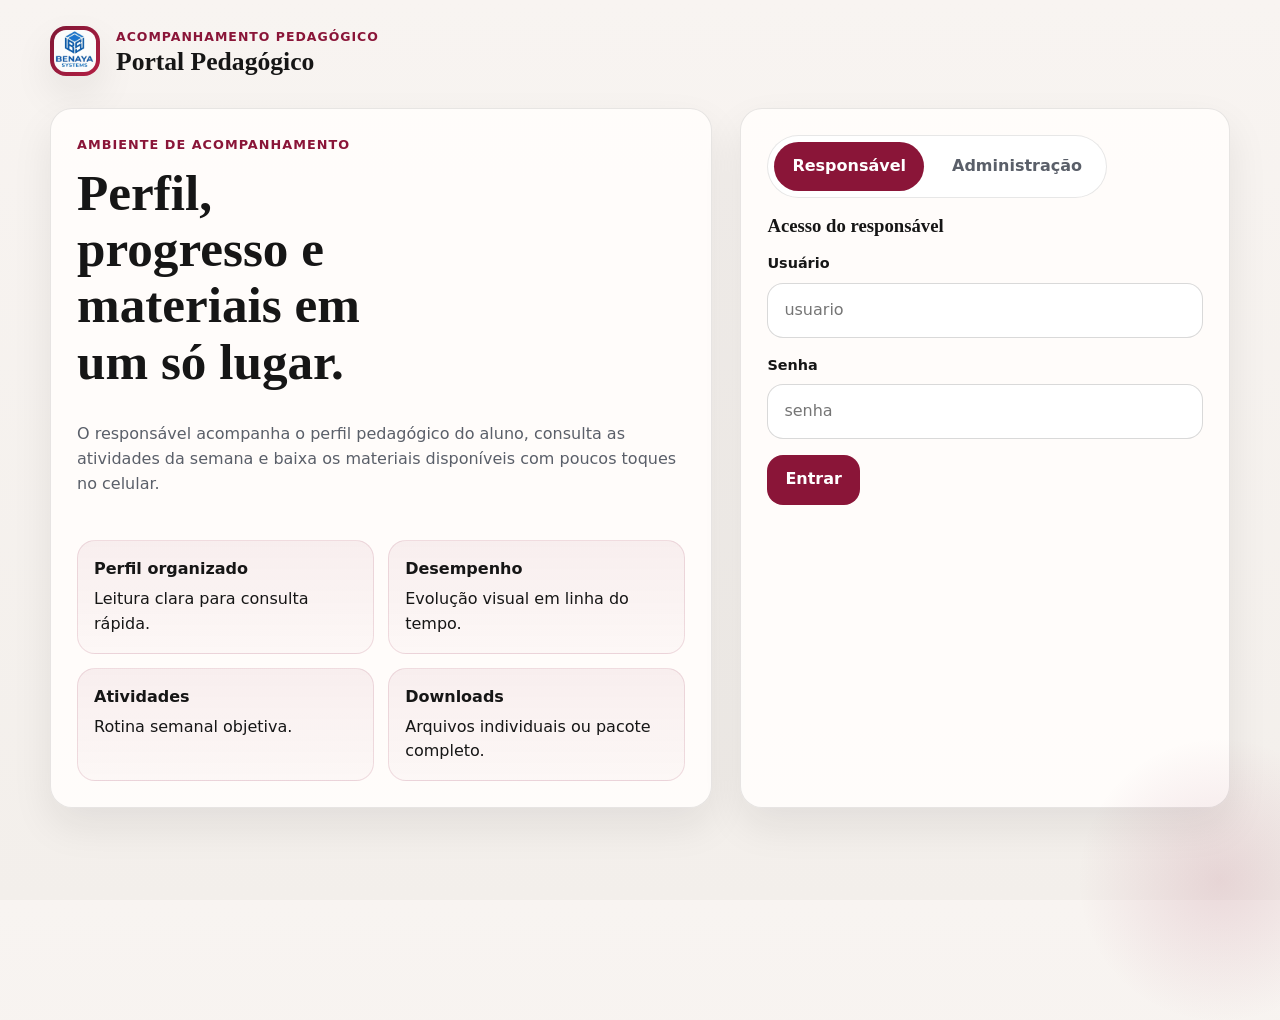
<file: index.html>
<!DOCTYPE html>
<html lang="pt-BR">
<head>
  <meta charset="UTF-8">
  <meta name="viewport" content="width=device-width, initial-scale=1.0">
  <title>Portal Pedagógico</title>
  <link rel="stylesheet" href="assets/styles.css">
  <link rel="icon" href="icons/favicon.svg" type="image/svg+xml">
  <link rel="alternate icon" href="icons/favicon.ico">
  <link rel="apple-touch-icon" href="icons/apple-touch-icon.png" sizes="180x180">
  <link rel="manifest" href="icons/site.webmanifest">
  <link rel="mask-icon" href="icons/safari-pinned-tab.svg" color="#0B1D39">
</head>
<body class="landing-body">
  <div class="page-shell landing-shell">
    <header class="topbar landing-topbar">
      <div class="brand">
        <div class="brand-mark"><img class="brand-logo" src="./assets/logo.png" alt="Logo"></div>
        <div>
          <p class="brand-kicker">Acompanhamento pedagógico</p>
          <h1 class="brand-title">Portal Pedagógico</h1>
        </div>
      </div>
    </header>

    <main class="landing-grid">
      <section class="hero-card reveal is-visible">
        <p class="eyebrow">Ambiente de acompanhamento</p>
        <h2>Perfil, progresso e materiais em um só lugar.</h2>
        <p class="hero-text">
          O responsável acompanha o perfil pedagógico do aluno, consulta as atividades da semana
          e baixa os materiais disponíveis com poucos toques no celular.
        </p>
        <div class="hero-points">
          <div class="hero-point">
            <strong>Perfil organizado</strong>
            <span>Leitura clara para consulta rápida.</span>
          </div>
          <div class="hero-point">
            <strong>Desempenho</strong>
            <span>Evolução visual em linha do tempo.</span>
          </div>
          <div class="hero-point">
            <strong>Atividades</strong>
            <span>Rotina semanal objetiva.</span>
          </div>
          <div class="hero-point">
            <strong>Downloads</strong>
            <span>Arquivos individuais ou pacote completo.</span>
          </div>
        </div>
      </section>

      <section class="auth-card reveal is-visible">
        <div class="auth-tabs">
          <button class="auth-tab is-active" data-auth-tab="guardian" type="button">Responsável</button>
          <button class="auth-tab" data-auth-tab="admin" type="button">Administração</button>
        </div>

        <section data-auth-panel="guardian">
          <h3>Acesso do responsável</h3>
          <p class="muted">
            
          </p>
          <form id="guardian-login-form" class="field-grid">
            <label class="field">
              <span class="field-label">Usuário</span>
              <input class="input" name="username" placeholder="usuario" required>
            </label>
            <label class="field">
              <span class="field-label">Senha</span>
              <input class="input" name="password" type="password" placeholder="senha" required>
            </label>
            <div class="button-row">
              <button class="button" type="submit">Entrar</button>
            </div>
          </form>
        </section>

        <section data-auth-panel="admin" class="hide">
          <h3>Acesso administrativo</h3>
          <p class="muted">Use seu usuário e sua senha de administrador.</p>
          <form id="admin-login-form" class="field-grid">
            <label class="field">
              <span class="field-label">Usuário</span>
              <input class="input" name="username" placeholder="user" required>
            </label>
            <label class="field">
              <span class="field-label">Senha</span>
              <input class="input" name="password" type="password" placeholder="password" required>
            </label>
            <div class="button-row">
              <button class="button" type="submit">Entrar</button>
            </div>
          </form>
        </section>
      </section>
    </main>
  </div>

  <script src="assets/config.js"></script>
  <script src="assets/utils.js"></script>
  <script src="assets/api.js"></script>
  <script src="assets/login.js"></script>
</body>
</html>
</file>
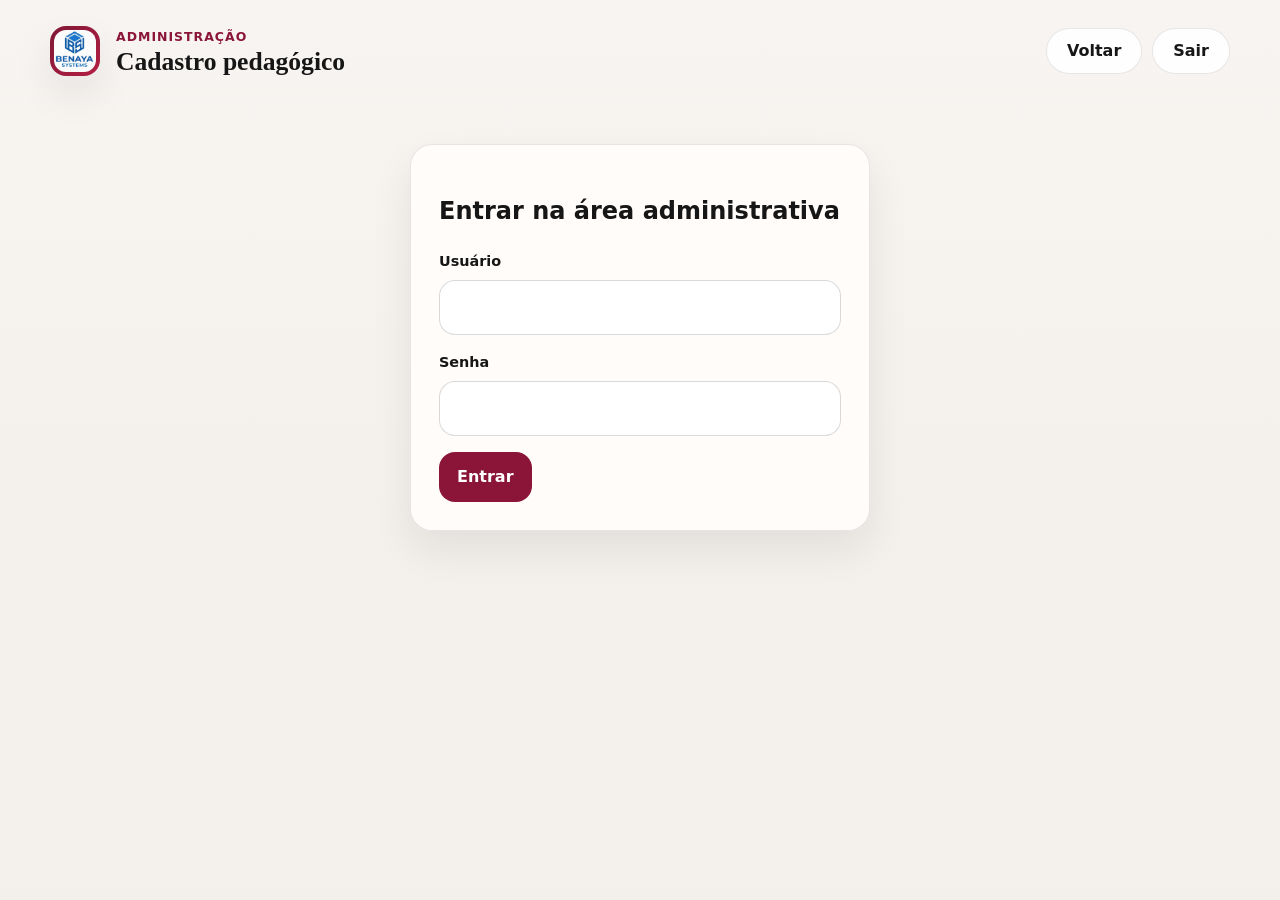
<file: admin.html>
<!DOCTYPE html>
<html lang="pt-BR">
<head>
  <meta charset="UTF-8">
  <meta name="viewport" content="width=device-width, initial-scale=1.0">
  <title>Portal Pedagógico - Administração</title>
  <link rel="stylesheet" href="assets/styles.css">
  <link rel="icon" href="icons/favicon.svg" type="image/svg+xml">
  <link rel="alternate icon" href="icons/favicon.ico">
  <link rel="apple-touch-icon" href="icons/apple-touch-icon.png" sizes="180x180">
  <link rel="manifest" href="icons/site.webmanifest">
  <link rel="mask-icon" href="icons/safari-pinned-tab.svg" color="#0B1D39">
</head>
<body>
  <div class="page-shell dashboard-shell">
    <header class="topbar">
      <div class="brand">
        <div class="brand-mark"><img class="brand-logo" src="./assets/logo.png" alt="Logo"></div>
        <div>
          <p class="brand-kicker">Administração</p>
          <h1 class="brand-title">Cadastro pedagógico</h1>
        </div>
      </div>
      <div class="button-row topbar-actions">
        <a class="ghost-button" href="index.html">Voltar</a>
        <button class="ghost-button" type="button" id="admin-logout-button">Sair</button>
      </div>
    </header>

    <section id="admin-login-gate" class="card panel hide admin-login-card">
      <h2>Entrar na área administrativa</h2>
      <form id="admin-login-inline" class="field-grid">
        <label class="field">
          <span class="field-label">Usuário</span>
          <input class="input" name="username" required>
        </label>
        <label class="field">
          <span class="field-label">Senha</span>
          <input class="input" name="password" type="password" required>
        </label>
        <div class="button-row">
          <button class="button" type="submit">Entrar</button>
        </div>
      </form>
    </section>

    <main id="admin-app" class="admin-grid hide">
      <aside class="admin-column admin-sidebar">
        <section class="list-card">
          <div class="section-title">
            <h3>Alunos</h3>
            <button class="soft-button soft-button-small" type="button" id="new-student-button">Novo aluno</button>
          </div>
          <input class="input student-search" id="student-search" placeholder="Buscar aluno ou responsável">
          <div id="admin-student-list"></div>
        </section>

        <section class="list-card">
          <div class="section-title">
            <h3>Plano de ação do professor</h3>
          </div>
          <div id="teacher-plan-preview" class="mini-list"><p class="muted">Sem plano cadastrado.</p></div>
        </section>

        <section class="list-card">
          <div class="section-title">
            <h3>Registros recentes</h3>
          </div>
          <div id="performance-list" class="mini-list"></div>
          <hr class="divider">
          <div id="admin-activities-list" class="mini-list"></div>
          <hr class="divider">
          <div id="admin-downloads-list" class="mini-list"></div>
        </section>
      </aside>

      <section class="admin-column">
        <form id="student-form" class="admin-column">
          <section class="inline-card">
            <div class="section-title"><h3>Cadastro do aluno</h3></div>
            <input type="hidden" name="student_id">
            <input type="hidden" name="guardian_id">

            <div class="columns-2">
              <label class="field"><span class="field-label">Nome completo do aluno</span><input class="input" name="full_name" required></label>
              <label class="field"><span class="field-label">Idade</span><input class="input" name="age"></label>
            </div>

            <div class="columns-3">
              <label class="field"><span class="field-label">Ano/série</span><input class="input" name="school_year"></label>
              <label class="field"><span class="field-label">Ano de inscrição</span><input class="input" name="year_of_enrollment" value="2026"></label>
              <label class="field"><span class="field-label">Foto (URL)</span><input class="input" name="photo_url"></label>
            </div>

            <div class="columns-2">
              <label class="field"><span class="field-label">E-mail do aluno</span><input class="input" name="email"></label>
              <label class="field"><span class="field-label">Telefone do aluno</span><input class="input" name="phone"></label>
            </div>

            <label class="checkbox-line"><input type="checkbox" id="self_guardian" name="self_guardian"> O aluno é responsável por si mesmo</label>
          </section>

          <section class="inline-card" id="guardian-fields">
            <div class="section-title"><h3>Dados do responsável</h3></div>
            <div class="columns-2">
              <label class="field"><span class="field-label">Nome completo do responsável</span><input class="input" name="guardian_full_name"></label>
              <label class="field"><span class="field-label">Relação</span><input class="input" name="guardian_relationship" placeholder="Mãe, pai, avó..."></label>
            </div>
            <div class="columns-2">
              <label class="field"><span class="field-label">E-mail do responsável</span><input class="input" name="guardian_email"></label>
              <label class="field"><span class="field-label">Telefone do responsável</span><input class="input" name="guardian_phone"></label>
            </div>
            <p class="helper-text">Ao salvar, o acesso do responsável é gerado no padrão combinado.</p>
          </section>

          <section class="inline-card">
            <div class="section-title"><h3>Perfil pedagógico</h3></div>
            <label class="field"><span class="field-label">Título da aba</span><input class="input" name="pedagogical_title" value="Perfil pedagógico"></label>
            <label class="field"><span class="field-label">Resumo curto</span><textarea class="textarea" name="pedagogical_summary"></textarea></label>
            <label class="field"><span class="field-label">Perfil completo</span><textarea class="textarea textarea-lg" name="pedagogical_profile_md"></textarea></label>
            <label class="field"><span class="field-label">Destaques para o relatório impresso</span><textarea class="textarea" name="print_highlights_md"></textarea></label>
            <div class="columns-2">
              <label class="field"><span class="field-label">Estágio atual</span><input class="input" name="stage_label"></label>
              <label class="field"><span class="field-label">Prova Cambridge sugerida</span><input class="input" name="recommended_exam"></label>
            </div>
          </section>

          <section class="inline-card">
            <div class="section-title"><h3>Plano de ação do professor</h3></div>
            <p class="muted">Este campo é privado e não aparece para os responsáveis.</p>
            <label class="field"><span class="field-label">Orientações internas</span><textarea class="textarea textarea-lg" name="teacher_action_plan_md"></textarea></label>
            <div id="generated-credentials" class="credentials-box hide"><strong>Credenciais geradas:</strong> <span id="generated-credentials-text"></span></div>
            <div class="button-row">
              <button class="button" type="submit">Salvar cadastro</button>
            </div>
          </section>
        </form>

        <section class="inline-card">
          <div class="section-title"><h3>Lançar desempenho</h3></div>
          <form id="performance-form" class="field-grid">
            <div class="columns-3">
              <label class="field"><span class="field-label">Data</span><input class="input" type="date" name="assessment_date"></label>
              <label class="field"><span class="field-label">Score</span><input class="input" name="score" placeholder="0 a 100"></label>
              <label class="field"><span class="field-label">Rótulo</span><input class="input" name="label" placeholder="Quiz, leitura, speaking..."></label>
            </div>
            <div class="columns-2">
              <label class="field"><span class="field-label">Estágio</span><input class="input" name="stage_label_perf"></label>
              <label class="field"><span class="field-label">Prova Cambridge</span><input class="input" name="recommended_exam_perf"></label>
            </div>
            <label class="field"><span class="field-label">Observação</span><textarea class="textarea" name="note"></textarea></label>
            <div class="button-row"><button class="soft-button" type="submit">Salvar desempenho</button></div>
          </form>
        </section>

        <section class="inline-card">
          <div class="section-title"><h3>Cadastrar atividade</h3></div>
          <form id="activity-form" class="field-grid">
            <div class="columns-3">
              <label class="field"><span class="field-label">Semana</span><input class="input" name="week_label" placeholder="Semana 1"></label>
              <label class="field"><span class="field-label">Entrega</span><input class="input" type="date" name="due_date"></label>
              <label class="field"><span class="field-label">Status</span><input class="input" name="status" value="Pendente"></label>
            </div>
            <label class="field"><span class="field-label">Título</span><input class="input" name="title"></label>
            <label class="field"><span class="field-label">Descrição</span><textarea class="textarea" name="description"></textarea></label>
            <label class="field"><span class="field-label">Link de apoio</span><input class="input" name="link_url"></label>
            <div class="button-row"><button class="soft-button" type="submit">Salvar atividade</button></div>
          </form>
        </section>

        <section class="inline-card">
          <div class="section-title"><h3>Cadastrar download</h3></div>
          <form id="download-form" class="field-grid">
            <label class="field"><span class="field-label">Título</span><input class="input" name="title"></label>
            <label class="field"><span class="field-label">Descrição</span><textarea class="textarea" name="description"></textarea></label>
            <div class="columns-3">
              <label class="field"><span class="field-label">Nome do arquivo</span><input class="input" name="file_base_name" placeholder="nivelamento1"></label>
              <label class="field"><span class="field-label">Tipo</span>
                <select class="input" name="file_type">
                  <option value="pdf">pdf</option>
                  <option value="docx">docx</option>
                  <option value="xlsx">xlsx</option>
                  <option value="doc">doc</option>
                  <option value="zip">zip</option>
                  <option value="pptx">pptx</option>
                  <option value="png">png</option>
                  <option value="jpg">jpg</option>
                </select>
              </label>
              <label class="field"><span class="field-label">Pacote ZIP (opcional)</span><input class="input" name="pack_base_name" placeholder="atividades-concluidas"></label>
            </div>
            <div class="columns-2">
              <label class="field"><span class="field-label">Nome do pacote</span><input class="input" name="pack_name" placeholder="Pacote da semana"></label>
              <div class="field">
                <span class="field-label">Prévia do caminho</span>
                <div class="path-preview">
                  <div id="download-file-preview">download/arquivo.ext</div>
                  <div id="download-zip-preview">download/pacote.zip</div>
                </div>
              </div>
            </div>
            <div class="button-row"><button class="soft-button" type="submit">Salvar download</button></div>
          </form>
        </section>
      </section>
    </main>
  </div>

  <script src="assets/config.js"></script>
  <script src="assets/utils.js"></script>
  <script src="assets/api.js"></script>
  <script src="assets/admin.js"></script>
</body>
</html>
</file>
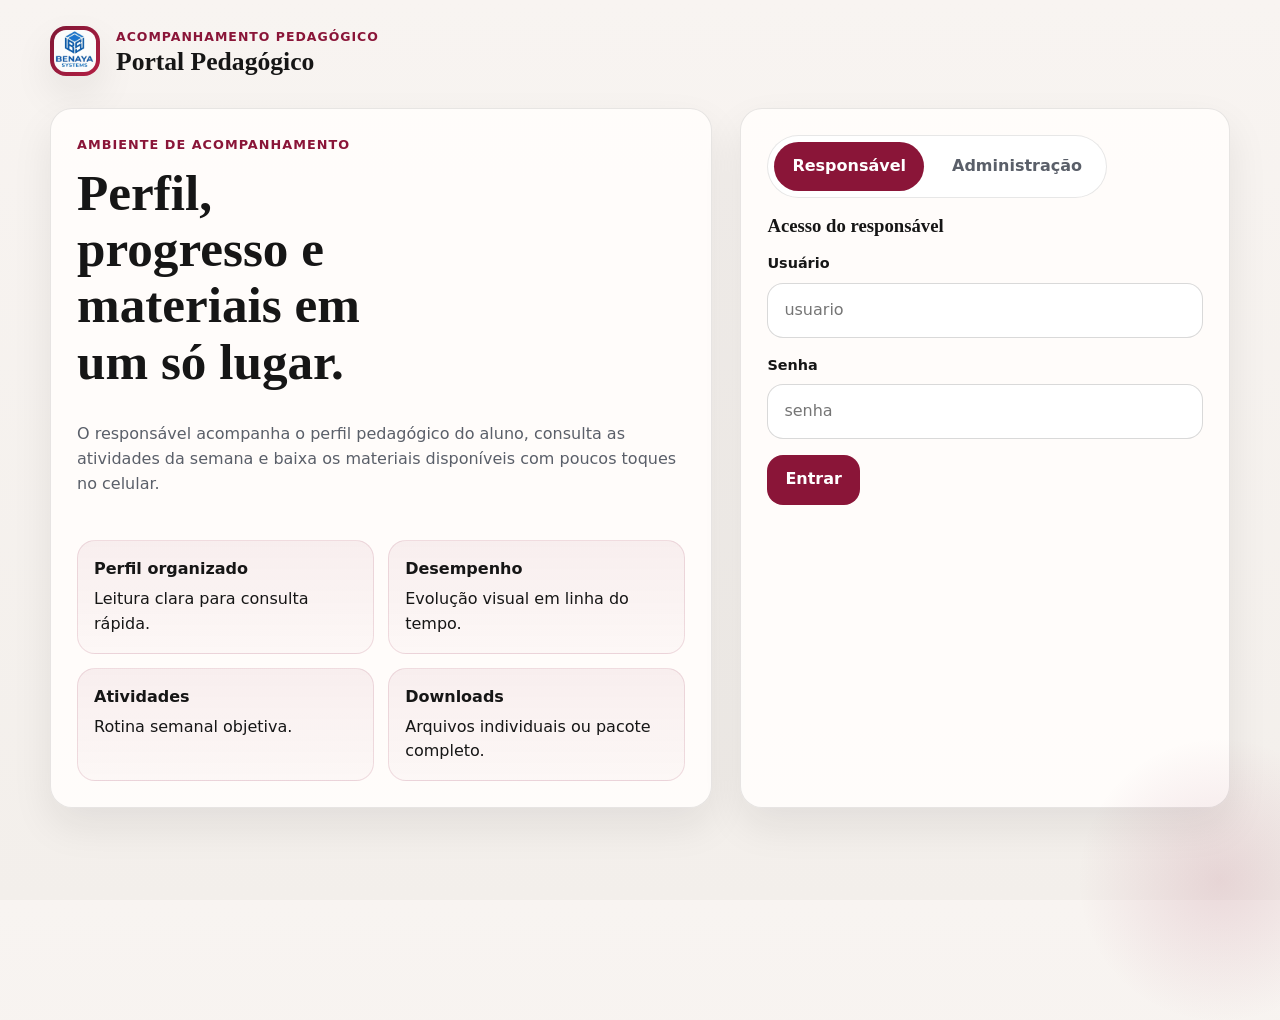
<file: app.html>
<!DOCTYPE html>
<html lang="pt-BR">
<head>
  <meta charset="UTF-8">
  <meta name="viewport" content="width=device-width, initial-scale=1.0">
  <title>Portal Pedagógico - Perfil do Aluno</title>
  <link rel="stylesheet" href="assets/styles.css">
  <link rel="icon" href="icons/favicon.svg" type="image/svg+xml">
  <link rel="alternate icon" href="icons/favicon.ico">
  <link rel="apple-touch-icon" href="icons/apple-touch-icon.png" sizes="180x180">
  <link rel="manifest" href="icons/site.webmanifest">
  <link rel="mask-icon" href="icons/safari-pinned-tab.svg" color="#0B1D39">
</head>
<body>
  <div class="page-shell dashboard-shell">
    <header class="topbar no-print">
      <div class="brand">
        <div class="brand-mark"><img class="brand-logo" src="./assets/logo.png" alt="Logo"></div>
        <div>
          <p class="brand-kicker">Portal Pedagógico</p>
          <h1 class="brand-title">Perfil do aluno</h1>
        </div>
      </div>
      <div class="button-row topbar-actions">
        <span class="meta-pill">Responsável: <strong id="guardian-name">...</strong></span>
        <button class="ghost-button" type="button" id="logout-button">Sair</button>
      </div>
    </header>

    <section class="hero-banner reveal is-visible">
      <div class="hero-copy">
        <p class="eyebrow">Acompanhamento individual</p>
        <h2 id="student-name">Carregando...</h2>
        <p id="student-summary" class="hero-text">Aguarde enquanto o perfil é carregado.</p>
        <div class="hero-meta">
          <span class="meta-pill" id="student-meta">--</span>
          <span class="meta-pill">Perfil, desempenho e materiais</span>
        </div>
      </div>
      <div class="avatar-floating no-print">
        <div class="avatar-ring">
          <img id="student-avatar" class="hide" alt="Foto do aluno">
          <div id="student-avatar-fallback" class="avatar-fallback">--</div>
        </div>
      </div>
    </section>

    <main class="main-grid">
      <aside class="sidebar no-print">
        <section class="list-card reveal">
          <div class="section-title">
            <h3>Alunos vinculados</h3>
          </div>
          <div id="student-list"></div>
        </section>

        <section class="info-card reveal">
          <div class="section-title">
            <h3>Impressão</h3>
          </div>
          <p>Gere uma versão em relatório para imprimir ou salvar em PDF.</p>
          <div class="button-row">
            <button class="soft-button" type="button" id="print-profile-button">Imprimir perfil</button>
          </div>
        </section>
      </aside>

      <section class="tab-panel reveal">
        <div class="tab-strip no-print">
          <button class="tab-button is-active" data-tab="perfil" type="button">Perfil pedagógico</button>
          <button class="tab-button" data-tab="atividades" type="button">Atividades</button>
          <button class="tab-button" data-tab="downloads" type="button">Downloads</button>
        </div>

        <div class="tab-content is-active" id="tab-perfil">
          <div class="profile-grid">
            <div class="profile-top">
              <section class="summary-card" id="summary-card"></section>

              <section class="graph-card">
                <div class="section-title">
                  <h3>Evolução do aluno</h3>
                  <span class="badge">Desempenho</span>
                </div>
                <div class="graph-wrap" id="graph-wrap"></div>
                <div class="graph-meta">
                  <div class="metric-box">
                    <span class="metric-label">Estágio atual</span>
                    <span class="metric-value" id="graph-stage">--</span>
                  </div>
                  <div class="metric-box">
                    <span class="metric-label">Prova Cambridge sugerida</span>
                    <span class="metric-value" id="graph-exam">--</span>
                  </div>
                  <div class="metric-box metric-box-wide">
                    <span class="metric-label">Observação</span>
                    <span class="metric-value" id="graph-note">--</span>
                  </div>
                </div>
              </section>
            </div>

            <section class="inline-card">
              <div class="section-title">
                <h3>Perfil pedagógico completo</h3>
              </div>
              <div id="profile-rich-text"></div>
            </section>

            <section class="print-only print-sheet">
              <div class="print-header-bar">
                <div>
                  <p class="print-kicker">Relatório pedagógico</p>
                  <h1 id="print-name"></h1>
                  <p id="print-meta"></p>
                </div>
                <div class="print-date-block">
                  <span>Emitido em</span>
                  <strong id="print-date"></strong>
                </div>
              </div>

              <div class="print-top-grid">
                <div class="print-card print-identification">
                  <div id="print-photo" class="print-photo"></div>
                  <div class="print-identity-text">
                    <div class="print-chip"><strong>Estágio:</strong> <span id="print-stage"></span></div>
                    <div class="print-chip"><strong>Cambridge:</strong> <span id="print-exam"></span></div>
                    <p id="print-summary"></p>
                  </div>
                </div>

                <div class="print-card print-graph-card">
                  <h3>Evolução de desempenho</h3>
                  <div id="print-graph"></div>
                  <p id="print-note"></p>
                </div>
              </div>

              <div class="print-grid">
                <section class="print-card">
                  <h3>Visão geral</h3>
                  <p id="print-overview"></p>
                </section>
                <section class="print-card">
                  <h3>Estratégias que ajudam</h3>
                  <div id="print-strategies"></div>
                </section>
                <section class="print-card">
                  <h3>Feedback mais adequado</h3>
                  <div id="print-feedback"></div>
                </section>
                <section class="print-card">
                  <h3>Cuidados importantes</h3>
                  <div id="print-avoid"></div>
                </section>
                <section class="print-card print-card-full">
                  <h3>Destaques rápidos</h3>
                  <div id="print-highlights"></div>
                </section>
              </div>
            </section>
          </div>
        </div>

        <div class="tab-content" id="tab-atividades">
          <section class="inline-card">
            <div class="section-title">
              <h3>Atividades da semana</h3>
              <span class="badge">Planejamento</span>
            </div>
            <div id="activities-list" class="activity-list"></div>
          </section>
        </div>

        <div class="tab-content" id="tab-downloads">
          <section class="inline-card">
            <div class="section-title">
              <h3>Downloads</h3>
              <span class="badge">Materiais</span>
            </div>
            <p class="muted">Baixe arquivos individuais, todos os itens visíveis ou o pacote ZIP quando ele estiver disponível.</p>
            <div class="button-row no-print download-actions">
              <button class="soft-button" type="button" id="download-selected-button">Baixar marcados</button>
              <button class="ghost-button" type="button" id="download-all-button">Baixar todos</button>
              <button class="ghost-button hide" type="button" id="download-package-button">Baixar pacote ZIP</button>
            </div>
            <div id="downloads-list" class="download-list"></div>
          </section>
        </div>
      </section>
    </main>
  </div>

  <script src="assets/config.js"></script>
  <script src="assets/utils.js"></script>
  <script src="assets/api.js"></script>
  <script src="assets/app.js"></script>
</body>
</html>
</file>
<file: assets/styles.css>
:root {
  --bg: #f6f2ee;
  --paper: #fffdfb;
  --ink: #161616;
  --muted: #5a5f69;
  --line: rgba(22, 22, 22, 0.1);
  --line-strong: rgba(22, 22, 22, 0.16);
  --accent: #8a1538;
  --accent-soft: rgba(138, 21, 56, 0.08);
  --accent-softer: rgba(138, 21, 56, 0.04);
  --shadow: 0 18px 40px rgba(21, 21, 21, 0.08);
  --radius: 22px;
  --radius-sm: 14px;
  --sans: Inter, system-ui, -apple-system, BlinkMacSystemFont, "Segoe UI", sans-serif;
  --serif: ui-serif, Georgia, Cambria, "Times New Roman", Times, serif;
  --max: 1180px;
}

* {
  box-sizing: border-box;
}

html, body {
  margin: 0;
  padding: 0;
  background: linear-gradient(180deg, #f8f4f1 0%, #f3efeb 100%);
  color: var(--ink);
  font-family: var(--sans);
  min-height: 100%;
}

body {
  line-height: 1.55;
}

img {
  max-width: 100%;
  display: block;
}

.brand-logo,
  .logo,
  .header-logo {
    width: 42px !important;
    height: 42px !important;
    min-width: 42px !important;
    border-radius: 12px !important;
  }

a {
  color: var(--accent);
  text-decoration: none;
}

button, input, textarea, select {
  font: inherit;
}

.page-shell {
  width: min(calc(100% - 24px), var(--max));
  margin: 0 auto;
  padding: 18px 0 36px;
}

.landing-shell {
  min-height: 100vh;
  display: flex;
  flex-direction: column;
}

.topbar {
  display: flex;
  align-items: center;
  justify-content: space-between;
  gap: 16px;
  padding: 8px 0 20px;
}

.brand {
  display: flex;
  align-items: center;
  gap: 16px;
}

.brand-mark {
  width: 50px;
  height: 50px;
  border-radius: 16px;
  background: linear-gradient(135deg, #7f1735, #b31f44);
  color: #fff;
  display: grid;
  place-items: center;
  font-weight: 800;
  letter-spacing: 0.08em;
  box-shadow: var(--shadow);
}

.brand-kicker {
  margin: 0 0 2px;
  color: var(--accent);
  font-size: 0.78rem;
  font-weight: 700;
  letter-spacing: 0.08em;
  text-transform: uppercase;
}

.brand-title {
  margin: 0;
  font-family: var(--serif);
  font-size: clamp(1.5rem, 2vw, 2.2rem);
  font-weight: 700;
  line-height: 1.08;
}

.topbar-actions {
  flex-wrap: wrap;
  justify-content: flex-end;
}

.eyebrow {
  margin: 0 0 10px;
  color: var(--accent);
  font-size: 0.8rem;
  text-transform: uppercase;
  letter-spacing: 0.08em;
  font-weight: 800;
}

.hero-text,
.muted {
  color: var(--muted);
}

.card,
.hero-card,
.auth-card,
.hero-banner,
.list-card,
.info-card,
.inline-card,
.summary-card,
.graph-card,
.download-card,
.activity-card,
.student-option,
.student-mini-button {
  background: rgba(255, 253, 251, 0.92);
  border: 1px solid var(--line);
  border-radius: var(--radius);
  box-shadow: var(--shadow);
}

.hero-card,
.auth-card,
.hero-banner,
.list-card,
.info-card,
.inline-card,
.summary-card,
.graph-card {
  padding: 26px;
}

.landing-grid {
  display: grid;
  grid-template-columns: 1.15fr 0.85fr;
  gap: 28px;
  align-items: stretch;
  margin-top: 12px;
}

.hero-card {
  min-height: 520px;
  display: flex;
  flex-direction: column;
  justify-content: space-between;
}

.hero-card h2,
.hero-banner h2,
.auth-card h3,
.inline-card h3,
.list-card h3,
.info-card h3,
.summary-card h3,
.graph-card h3,
.print-card h3 {
  margin: 0;
  font-family: var(--serif);
  line-height: 1.1;
}

.hero-card h2,
.hero-banner h2 {
  font-size: clamp(2rem, 4vw, 3.35rem);
  max-width: 12ch;
  margin-bottom: 16px;
}

.hero-points {
  display: grid;
  grid-template-columns: repeat(2, minmax(0, 1fr));
  gap: 14px;
  margin-top: 28px;
}

.hero-point {
  padding: 16px;
  border-radius: 18px;
  background: linear-gradient(180deg, rgba(138, 21, 56, 0.06), rgba(138, 21, 56, 0.02));
  border: 1px solid rgba(138, 21, 56, 0.12);
}

.hero-point strong {
  display: block;
  margin-bottom: 5px;
  font-weight: 700;
}

.auth-card {
  display: flex;
  flex-direction: column;
  justify-content: flex-start;
  gap: 18px;
}

.auth-tabs {
  display: inline-flex;
  gap: 10px;
  padding: 6px;
  border-radius: 999px;
  background: rgba(255, 255, 255, 0.84);
  border: 1px solid var(--line);
  width: fit-content;
}

.auth-tab,
.tab-button,
.button,
.soft-button,
.ghost-button {
  border: none;
  border-radius: 999px;
  cursor: pointer;
  transition: 0.22s ease;
}

.auth-tab {
  padding: 12px 18px;
  background: transparent;
  color: var(--muted);
  font-weight: 700;
}

.auth-tab.is-active {
  background: var(--accent);
  color: #fff;
}

.field-grid {
  display: grid;
  gap: 16px;
}

.field {
  display: grid;
  gap: 8px;
}

.field-label {
  font-size: 0.9rem;
  font-weight: 700;
}

.input,
.textarea,
select.input {
  width: 100%;
  border: 1px solid var(--line-strong);
  border-radius: 16px;
  background: rgba(255, 255, 255, 0.94);
  padding: 14px 16px;
  color: var(--ink);
  outline: none;
  transition: border-color 0.2s ease, box-shadow 0.2s ease;
}

.textarea {
  min-height: 110px;
  resize: vertical;
}

.textarea-lg {
  min-height: 260px;
}

.input:focus,
.textarea:focus,
select.input:focus {
  border-color: rgba(138, 21, 56, 0.38);
  box-shadow: 0 0 0 4px rgba(138, 21, 56, 0.08);
}

.button,
.soft-button,
.ghost-button {
  display: inline-flex;
  align-items: center;
  justify-content: center;
  min-height: 46px;
  padding: 0 20px;
  font-weight: 700;
}

.button {
  background: var(--accent);
  color: #fff;
}

.button:hover,
.soft-button:hover,
.ghost-button:hover,
.auth-tab:hover,
.tab-button:hover {
  transform: translateY(-1px);
}

.soft-button {
  background: var(--accent-soft);
  color: var(--accent);
  border: 1px solid rgba(138, 21, 56, 0.18);
}

.soft-button-small {
  min-height: 36px;
  padding: 0 14px;
  font-size: 0.9rem;
}

.ghost-button {
  background: rgba(255, 255, 255, 0.9);
  color: var(--ink);
  border: 1px solid var(--line);
}

.button-row {
  display: flex;
  flex-wrap: wrap;
  gap: 10px;
  align-items: center;
}

.main-grid {
  display: grid;
  grid-template-columns: 280px minmax(0, 1fr);
  gap: 24px;
  align-items: start;
  padding-top: 20px;
}

.sidebar,
.admin-sidebar {
  display: grid;
  gap: 18px;
}

.meta-pill,
.badge,
.file-tag,
.print-chip {
  display: inline-flex;
  align-items: center;
  gap: 6px;
  min-height: 32px;
  padding: 0 12px;
  border-radius: 999px;
  background: rgba(255, 255, 255, 0.86);
  border: 1px solid var(--line);
  color: var(--muted);
  font-size: 0.88rem;
}

.badge,
.file-tag {
  background: var(--accent-softer);
  border-color: rgba(138, 21, 56, 0.14);
  color: var(--accent);
  font-weight: 700;
}

.hero-banner {
  position: relative;
  display: grid;
  grid-template-columns: minmax(0, 1fr) 180px;
  gap: 24px;
  align-items: center;
  overflow: hidden;
}

.hero-banner::after,
.hero-card::after {
  content: "";
  position: absolute;
  inset: auto -80px -120px auto;
  width: 280px;
  height: 280px;
  background: radial-gradient(circle, rgba(138, 21, 56, 0.12) 0%, rgba(138, 21, 56, 0) 72%);
  pointer-events: none;
}

.avatar-floating {
  display: flex;
  justify-content: flex-end;
}

.avatar-ring {
  width: 156px;
  height: 156px;
  border-radius: 50%;
  padding: 8px;
  background: linear-gradient(180deg, rgba(138, 21, 56, 0.14), rgba(138, 21, 56, 0.04));
  border: 1px solid rgba(138, 21, 56, 0.1);
}

.avatar-ring img,
.avatar-fallback {
  width: 100%;
  height: 100%;
  border-radius: 50%;
  object-fit: cover;
}

.avatar-fallback {
  background: #ece6e0;
  display: grid;
  place-items: center;
  color: var(--accent);
  font-size: 2rem;
  font-weight: 800;
  font-family: var(--serif);
}

.student-option,
.student-mini-button,
.download-card,
.activity-card {
  width: 100%;
}

.student-option,
.student-mini-button {
  display: grid;
  grid-template-columns: 58px minmax(0, 1fr);
  gap: 12px;
  padding: 12px;
  text-align: left;
  background: rgba(255, 255, 255, 0.88);
}

.student-option + .student-option,
.student-mini-button + .student-mini-button {
  margin-top: 10px;
}

.student-option.is-active,
.student-mini-button.is-active {
  border-color: rgba(138, 21, 56, 0.28);
  background: rgba(138, 21, 56, 0.06);
}

.student-thumb {
  width: 58px;
  height: 58px;
  border-radius: 50%;
  overflow: hidden;
  background: #ece6e0;
}

.student-thumb img {
  width: 100%;
  height: 100%;
  object-fit: cover;
}

.student-option-copy,
.mini-item,
.rich-text,
.activity-meta,
.download-meta {
  font-size: 0.94rem;
}

.student-option-copy strong,
.student-mini-button strong {
  display: block;
}

.student-option-copy span {
  display: block;
  color: var(--muted);
}

.section-title {
  display: flex;
  align-items: center;
  justify-content: space-between;
  gap: 10px;
  margin-bottom: 18px;
}

.tab-panel {
  min-width: 0;
}

.tab-strip {
  display: flex;
  flex-wrap: wrap;
  gap: 10px;
  margin-bottom: 16px;
}

.tab-button {
  padding: 12px 18px;
  background: rgba(255, 255, 255, 0.85);
  border: 1px solid var(--line);
  color: var(--muted);
  font-weight: 700;
}

.tab-button.is-active {
  background: var(--accent);
  border-color: transparent;
  color: #fff;
}

.tab-content {
  display: none;
}

.tab-content.is-active {
  display: block;
}

.profile-grid {
  display: grid;
  gap: 18px;
}

.profile-top {
  display: grid;
  grid-template-columns: minmax(0, 1fr) 1.08fr;
  gap: 18px;
}

.lead {
  margin: 0;
  color: var(--muted);
}

.graph-wrap {
  min-height: 240px;
}

.graph-meta {
  display: grid;
  grid-template-columns: repeat(2, minmax(0, 1fr));
  gap: 12px;
  margin-top: 16px;
}

.metric-box {
  border: 1px solid var(--line);
  border-radius: 18px;
  padding: 14px;
  background: rgba(255, 255, 255, 0.8);
  display: grid;
  gap: 6px;
}

.metric-box-wide {
  grid-column: 1 / -1;
}

.metric-label {
  color: var(--muted);
  font-size: 0.84rem;
}

.metric-value {
  font-weight: 700;
}

.rich-text h2,
.rich-text h3 {
  font-family: var(--serif);
  margin: 1.2em 0 0.5em;
}

.rich-text h2:first-child,
.rich-text h3:first-child {
  margin-top: 0;
}

.rich-text p,
.rich-text ul {
  margin: 0 0 12px;
}

.rich-text ul {
  padding-left: 18px;
}

.activity-list,
.download-list,
.mini-list {
  display: grid;
  gap: 12px;
}

.activity-card,
.download-card {
  padding: 18px;
}

.activity-head,
.download-top,
.download-meta {
  display: flex;
  justify-content: space-between;
  gap: 14px;
  align-items: flex-start;
}

.activity-head h4,
.download-top h4 {
  margin: 0 0 6px;
  font-family: var(--serif);
  font-size: 1.1rem;
}

.activity-head p,
.download-top p,
.download-meta span {
  margin: 0;
  color: var(--muted);
}

.activity-meta {
  display: flex;
  flex-wrap: wrap;
  gap: 14px;
  margin-top: 12px;
  color: var(--muted);
}

.download-card {
  display: grid;
  grid-template-columns: 34px minmax(0, 1fr);
  gap: 14px;
}

.download-select {
  display: flex;
  justify-content: center;
  padding-top: 4px;
}

.download-select input {
  width: 18px;
  height: 18px;
  accent-color: var(--accent);
}

.download-meta {
  align-items: center;
  margin-top: 12px;
}

.checkbox-line,
.credentials-box,
.path-preview {
  border: 1px solid var(--line);
  border-radius: 18px;
  padding: 14px 16px;
  background: rgba(255, 255, 255, 0.84);
}

.checkbox-line {
  display: flex;
  gap: 10px;
  align-items: flex-start;
}

.checkbox-line input {
  margin-top: 4px;
  accent-color: var(--accent);
}

.credentials-box {
  color: var(--accent);
}

.helper-text {
  margin: 0;
  color: var(--muted);
  font-size: 0.92rem;
}

.columns-2,
.columns-3 {
  display: grid;
  gap: 14px;
}

.columns-2 {
  grid-template-columns: repeat(2, minmax(0, 1fr));
}

.columns-3 {
  grid-template-columns: repeat(3, minmax(0, 1fr));
}

.admin-grid {
  display: grid;
  grid-template-columns: 320px minmax(0, 1fr);
  gap: 22px;
}

.admin-column {
  display: grid;
  gap: 18px;
}

.student-search {
  margin-bottom: 14px;
}

.divider {
  border: 0;
  border-top: 1px solid var(--line);
  margin: 4px 0;
}

.path-preview {
  display: grid;
  gap: 8px;
  color: var(--muted);
  font-size: 0.92rem;
  min-height: 54px;
}

.hide {
  display: none !important;
}

.reveal {
  opacity: 0;
  transform: translateY(18px);
  transition: opacity 0.46s ease, transform 0.46s ease;
}

.reveal.is-visible {
  opacity: 1;
  transform: none;
}

.toast-box {
  position: fixed;
  right: 16px;
  bottom: 16px;
  display: grid;
  gap: 10px;
  z-index: 9999;
}

.toast {
  min-width: 240px;
  max-width: 360px;
  padding: 14px 16px;
  border-radius: 16px;
  background: rgba(22, 22, 22, 0.92);
  color: #fff;
  box-shadow: var(--shadow);
  opacity: 0;
  transform: translateY(8px);
  transition: 0.24s ease;
}

.toast.is-visible {
  opacity: 1;
  transform: none;
}

.toast-success {
  background: rgba(17, 106, 79, 0.96);
}

.toast-error {
  background: rgba(138, 21, 56, 0.96);
}

.print-sheet {
  display: none;
}

.admin-login-card {
  max-width: 460px;
  margin: 48px auto;
  padding: 28px;
}

.print-header-bar,
.print-top-grid,
.print-grid {
  gap: 12px;
}

@media (max-width: 1024px) {
  .landing-grid,
  .main-grid,
  .admin-grid,
  .profile-top,
  .hero-banner {
    grid-template-columns: 1fr;
  }

  .avatar-floating {
    justify-content: flex-start;
  }

  .page-shell {
    width: min(calc(100% - 18px), var(--max));
  }
}

@media (max-width: 760px) {
  .topbar {
    align-items: flex-start;
    flex-direction: column;
  }

  .hero-card,
  .auth-card,
  .hero-banner,
  .list-card,
  .info-card,
  .inline-card,
  .summary-card,
  .graph-card {
    padding: 20px;
  }

  .hero-points,
  .columns-2,
  .columns-3,
  .graph-meta {
    grid-template-columns: 1fr;
  }

  .download-card,
  .student-option,
  .student-mini-button {
    grid-template-columns: 1fr;
  }

  .student-option {
    grid-template-columns: 58px minmax(0, 1fr);
  }

  .download-card {
    grid-template-columns: 1fr;
  }

  .download-select {
    justify-content: flex-start;
    padding-top: 0;
  }

  .download-meta,
  .activity-head,
  .download-top {
    flex-direction: column;
    align-items: flex-start;
  }

  .button,
  .soft-button,
  .ghost-button,
  .auth-tab,
  .tab-button {
    width: 100%;
  }

  .button-row {
    flex-direction: column;
    align-items: stretch;
  }

  .topbar-actions {
    width: 100%;
  }

  .meta-pill {
    width: 100%;
    justify-content: center;
  }
}

@media print {
  @page {
    size: A4 portrait;
    margin: 12mm;
  }

  body {
    background: #fff;
  }

  body * {
    visibility: hidden;
  }

  .print-sheet,
  .print-sheet * {
    visibility: visible;
  }

  .print-sheet {
    display: block !important;
    position: static;
    margin: 0;
    padding: 0;
    border: 0;
    box-shadow: none;
    background: #fff;
  }

  .print-header-bar {
    display: flex;
    justify-content: space-between;
    align-items: flex-start;
    margin-bottom: 10mm;
    border-bottom: 1px solid #cfc7c0;
    padding-bottom: 5mm;
  }

  .print-header-bar h1 {
    margin: 0 0 2mm;
    font-family: var(--serif);
    font-size: 18pt;
  }

  .print-header-bar p,
  .print-date-block {
    margin: 0;
    color: #444;
    font-size: 9.5pt;
  }

  .print-top-grid {
    display: grid;
    grid-template-columns: 44% 56%;
    margin-bottom: 6mm;
  }

  .print-grid {
    display: grid;
    grid-template-columns: 1fr 1fr;
  }

  .print-card {
    border: 1px solid #d6d0ca;
    border-radius: 10px;
    padding: 4mm;
    background: #fff;
    break-inside: avoid;
  }

  .print-card h3 {
    margin: 0 0 3mm;
    font-family: var(--serif);
    font-size: 11pt;
  }

  .print-card p,
  .print-card li,
  .print-card div,
  .print-chip {
    font-size: 9pt;
    line-height: 1.35;
    color: #1f1f1f;
  }

  .print-card ul {
    margin: 0;
    padding-left: 4mm;
  }

  .print-card-full {
    grid-column: 1 / -1;
  }

  .print-identification {
    display: grid;
    grid-template-columns: 34mm 1fr;
    gap: 4mm;
    align-items: start;
  }

  .print-photo,
  .print-photo img,
  .print-photo-fallback {
    width: 30mm;
    height: 30mm;
    border-radius: 50%;
    object-fit: cover;
  }

  .print-photo-fallback {
    display: grid;
    place-items: center;
    background: #eee8e1;
    color: var(--accent);
    font-size: 16pt;
    font-weight: 700;
  }

  .print-identity-text {
    display: grid;
    gap: 2.5mm;
  }

  .print-chip {
    min-height: auto;
    padding: 1.6mm 2.6mm;
    border: 1px solid #d6d0ca;
    background: #faf8f5;
  }

  .print-graph-card svg {
    width: 100%;
    height: 42mm;
  }

  .print-graph-card p {
    margin: 2.5mm 0 0;
  }

  .no-print {
    display: none !important;
  }
}

/* ===== MOBILE FIXES | LOGIN / LANDING ===== */

html {
  -webkit-text-size-adjust: 100%;
}

*,
*::before,
*::after {
  box-sizing: border-box;
}

img {
  max-width: 100%;
  height: auto;
  display: block;
}

input,
select,
textarea,
button {
  font: inherit;
}

/* Segurança geral de largura */
body,
main,
section,
article,
div,
form {
  min-width: 0;
}

/* Evita estouro horizontal */
body {
  overflow-x: hidden;
}

/* Caso o container principal use duas colunas no desktop */
@media (max-width: 980px) {
  .landing-shell,
  .hero-grid,
  .login-layout,
  .top-layout,
  .split-layout,
  .auth-layout,
  .page-grid {
    display: grid !important;
    grid-template-columns: 1fr !important;
    gap: 16px !important;
    align-items: start !important;
  }
}

/* Prioriza o painel de login antes do institucional no celular */
@media (max-width: 980px) {
  .login-panel,
  .auth-panel,
  .panel-login,
  .card-login {
    order: 1;
  }

  .hero-panel,
  .intro-panel,
  .panel-hero,
  .card-hero,
  .institutional-panel {
    order: 2;
  }
}

/* Redução de paddings em telas menores */
@media (max-width: 980px) {
  .page-shell,
  .landing-shell,
  .page-wrap,
  .screen-wrap,
  .panel,
  .card,
  .surface,
  .auth-card,
  .hero-panel,
  .login-panel {
    padding: 18px !important;
    border-radius: 18px !important;
  }
}

@media (max-width: 560px) {
  .page-shell,
  .landing-shell,
  .page-wrap,
  .screen-wrap,
  .panel,
  .card,
  .surface,
  .auth-card,
  .hero-panel,
  .login-panel {
    padding: 14px !important;
    border-radius: 16px !important;
  }
}

/* Cabeçalho mais compacto no celular */
@media (max-width: 560px) {
  .site-header,
  .brand-row,
  .topbar,
  .hero-top {
    gap: 10px !important;
    align-items: center !important;
  }

  .brand-logo,
  .logo,
  .header-logo {
    width: 42px !important;
    height: 42px !important;
    min-width: 42px !important;
    border-radius: 12px !important;
  }

  .brand-kicker,
  .eyebrow,
  .section-kicker {
    font-size: 11px !important;
    letter-spacing: 0.14em !important;
    line-height: 1.3 !important;
  }

  .brand-name,
  .site-title,
  .portal-title,
  .header-title {
    font-size: 18px !important;
    line-height: 1.15 !important;
    margin: 0 !important;
  }
}

/* Título principal da coluna institucional */
@media (max-width: 980px) {
  .hero-title,
  .display-title,
  .landing-title,
  .intro-title {
    font-size: 42px !important;
    line-height: 0.98 !important;
    margin-bottom: 12px !important;
  }

  .hero-copy,
  .intro-copy,
  .landing-copy,
  .muted-copy {
    font-size: 17px !important;
    line-height: 1.55 !important;
  }
}

@media (max-width: 560px) {
  .hero-title,
  .display-title,
  .landing-title,
  .intro-title {
    font-size: 32px !important;
    line-height: 1.02 !important;
    margin-bottom: 10px !important;
  }

  .hero-copy,
  .intro-copy,
  .landing-copy,
  .muted-copy {
    font-size: 15px !important;
    line-height: 1.5 !important;
  }
}

/* Tabs de acesso mais usáveis */
@media (max-width: 560px) {
  .auth-switch,
  .segmented,
  .tab-switch,
  .pill-switch {
    display: grid !important;
    grid-template-columns: 1fr 1fr !important;
    gap: 8px !important;
    padding: 6px !important;
    border-radius: 16px !important;
  }

  .auth-switch button,
  .segmented button,
  .tab-switch button,
  .pill-switch button,
  .auth-tab,
  .segmented-item {
    min-height: 46px !important;
    border-radius: 14px !important;
    font-size: 15px !important;
    padding: 10px 12px !important;
  }
}

/* Formulário confortável no celular */
.auth-form,
.login-form,
.form-stack {
  width: 100%;
}

.auth-form label,
.login-form label,
.form-stack label {
  display: block;
  margin-bottom: 8px;
}

.auth-form input,
.auth-form select,
.auth-form textarea,
.login-form input,
.login-form select,
.login-form textarea,
.form-stack input,
.form-stack select,
.form-stack textarea {
  width: 100% !important;
  max-width: 100% !important;
  min-height: 50px !important;
  padding: 14px 16px !important;
  border-radius: 16px !important;
  font-size: 16px !important;
}

@media (max-width: 560px) {
  .auth-form input,
  .auth-form select,
  .auth-form textarea,
  .login-form input,
  .login-form select,
  .login-form textarea,
  .form-stack input,
  .form-stack select,
  .form-stack textarea {
    min-height: 48px !important;
    padding: 13px 14px !important;
    border-radius: 14px !important;
    font-size: 16px !important;
  }
}

/* Botões */
.primary-btn,
.btn-primary,
.button-primary,
button[type="submit"] {
  min-height: 50px;
  padding: 12px 18px;
  border-radius: 16px;
}

@media (max-width: 560px) {
  .primary-btn,
  .btn-primary,
  .button-primary,
  button[type="submit"] {
    width: 100% !important;
    min-height: 48px !important;
    padding: 12px 16px !important;
    border-radius: 14px !important;
  }
}

/* Cards pequenos da tela inicial */
.features-grid,
.quick-features,
.benefits-grid,
.info-cards {
  display: grid;
  gap: 12px;
}

@media (max-width: 980px) {
  .features-grid,
  .quick-features,
  .benefits-grid,
  .info-cards {
    grid-template-columns: repeat(2, minmax(0, 1fr)) !important;
  }
}

@media (max-width: 560px) {
  .features-grid,
  .quick-features,
  .benefits-grid,
  .info-cards {
    grid-template-columns: 1fr 1fr !important;
    gap: 10px !important;
  }

  .feature-card,
  .mini-card,
  .info-card,
  .benefit-card {
    padding: 14px !important;
    border-radius: 16px !important;
    min-width: 0 !important;
  }

  .feature-card h3,
  .mini-card h3,
  .info-card h3,
  .benefit-card h3 {
    font-size: 15px !important;
    line-height: 1.3 !important;
    margin-bottom: 8px !important;
  }

  .feature-card p,
  .mini-card p,
  .info-card p,
  .benefit-card p {
    font-size: 14px !important;
    line-height: 1.45 !important;
    margin: 0 !important;
    word-break: break-word !important;
    overflow-wrap: anywhere !important;
  }
}

/* Se ainda ficar apertado em telas muito estreitas */
@media (max-width: 390px) {
  .features-grid,
  .quick-features,
  .benefits-grid,
  .info-cards {
    grid-template-columns: 1fr !important;
  }
}

/* Texto não pode estourar para fora */
.hero-title,
.display-title,
.landing-title,
.intro-title,
.feature-card,
.mini-card,
.info-card,
.benefit-card,
.auth-card,
.login-panel,
.hero-panel {
  min-width: 0 !important;
  overflow-wrap: anywhere !important;
  word-break: break-word !important;
}

/* Painéis sem altura artificial no mobile */
@media (max-width: 980px) {
  .hero-panel,
  .login-panel,
  .auth-card,
  .card,
  .panel {
    min-height: auto !important;
    height: auto !important;
  }
}

/* Evita áreas gigantes vazias */
@media (max-width: 560px) {
  .hero-visual,
  .decorative-blob,
  .floating-shape,
  .ambient-glow {
    display: none !important;
  }
}

/* Melhor espaçamento entre blocos do formulário */
@media (max-width: 560px) {
  .auth-form .field,
  .login-form .field,
  .form-stack .field,
  .field-row {
    margin-bottom: 14px !important;
  }

  .form-actions,
  .auth-actions {
    margin-top: 8px !important;
  }
}
</file>
